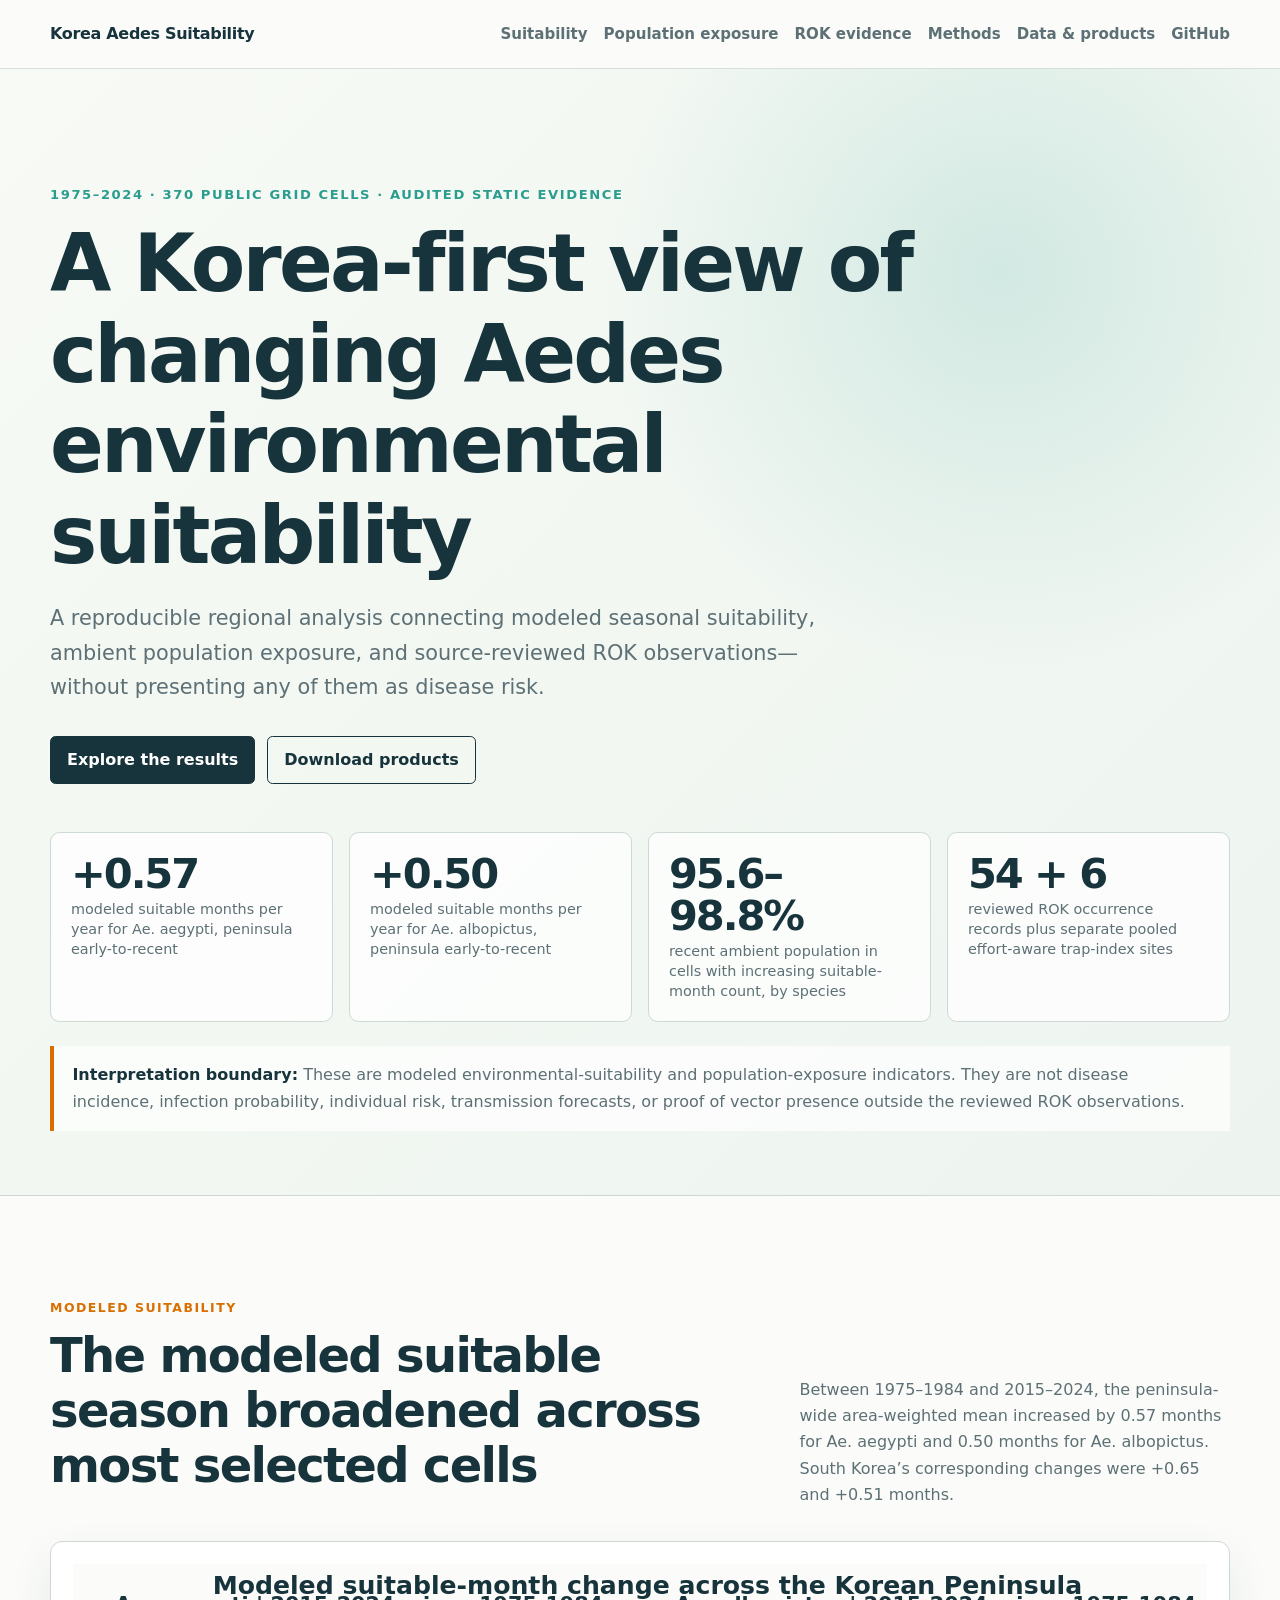
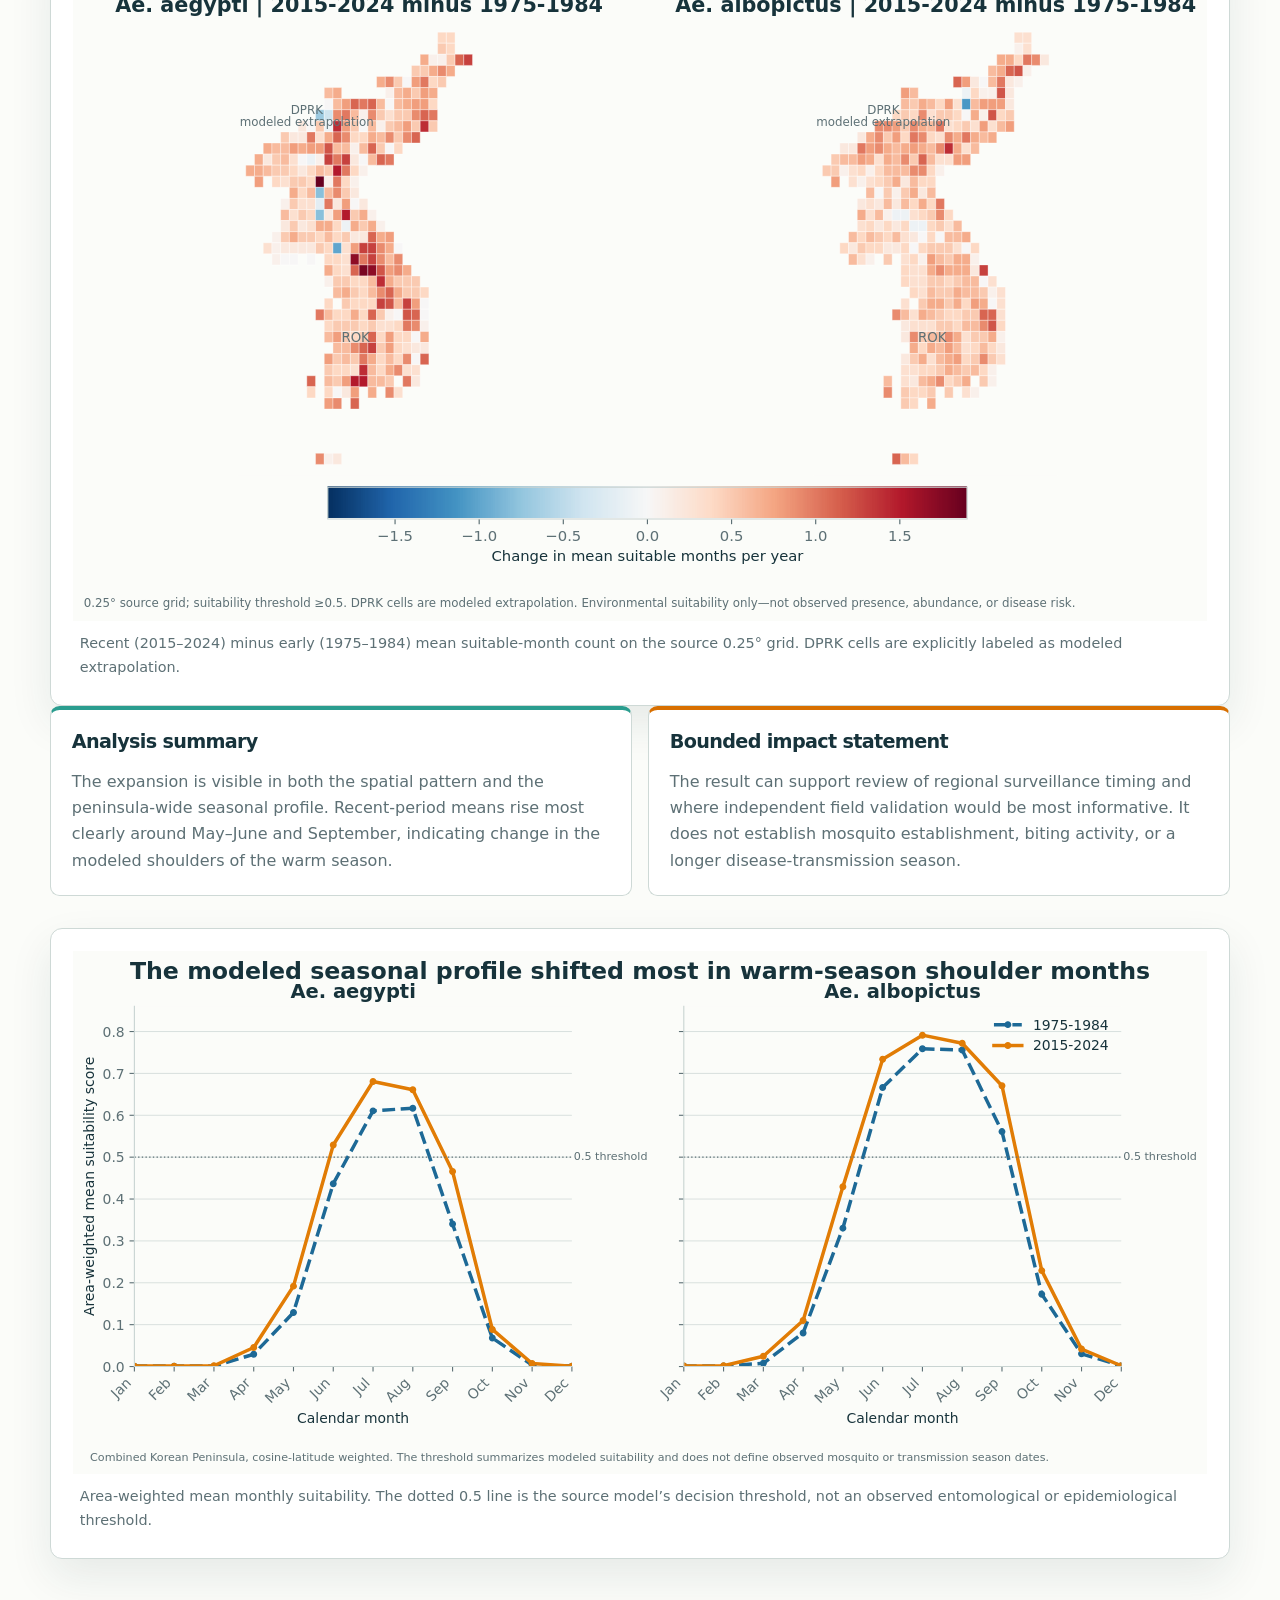
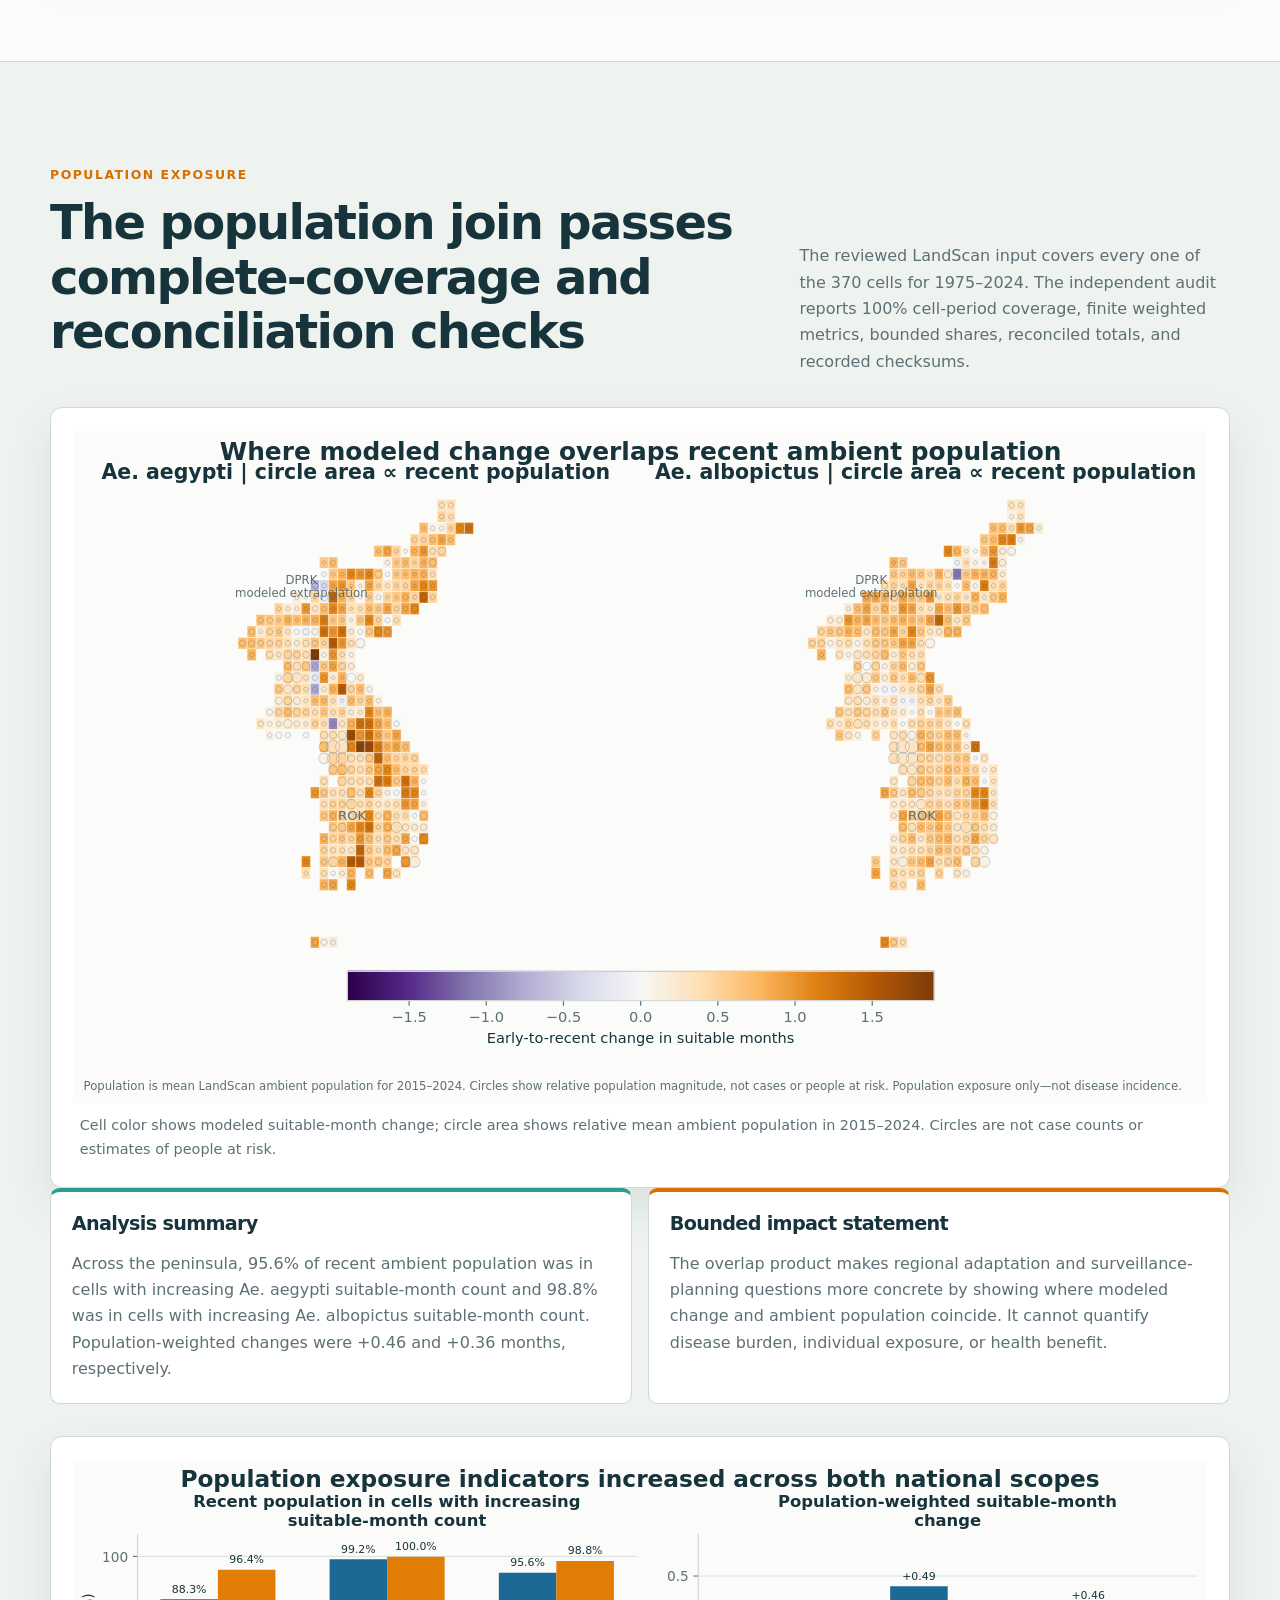
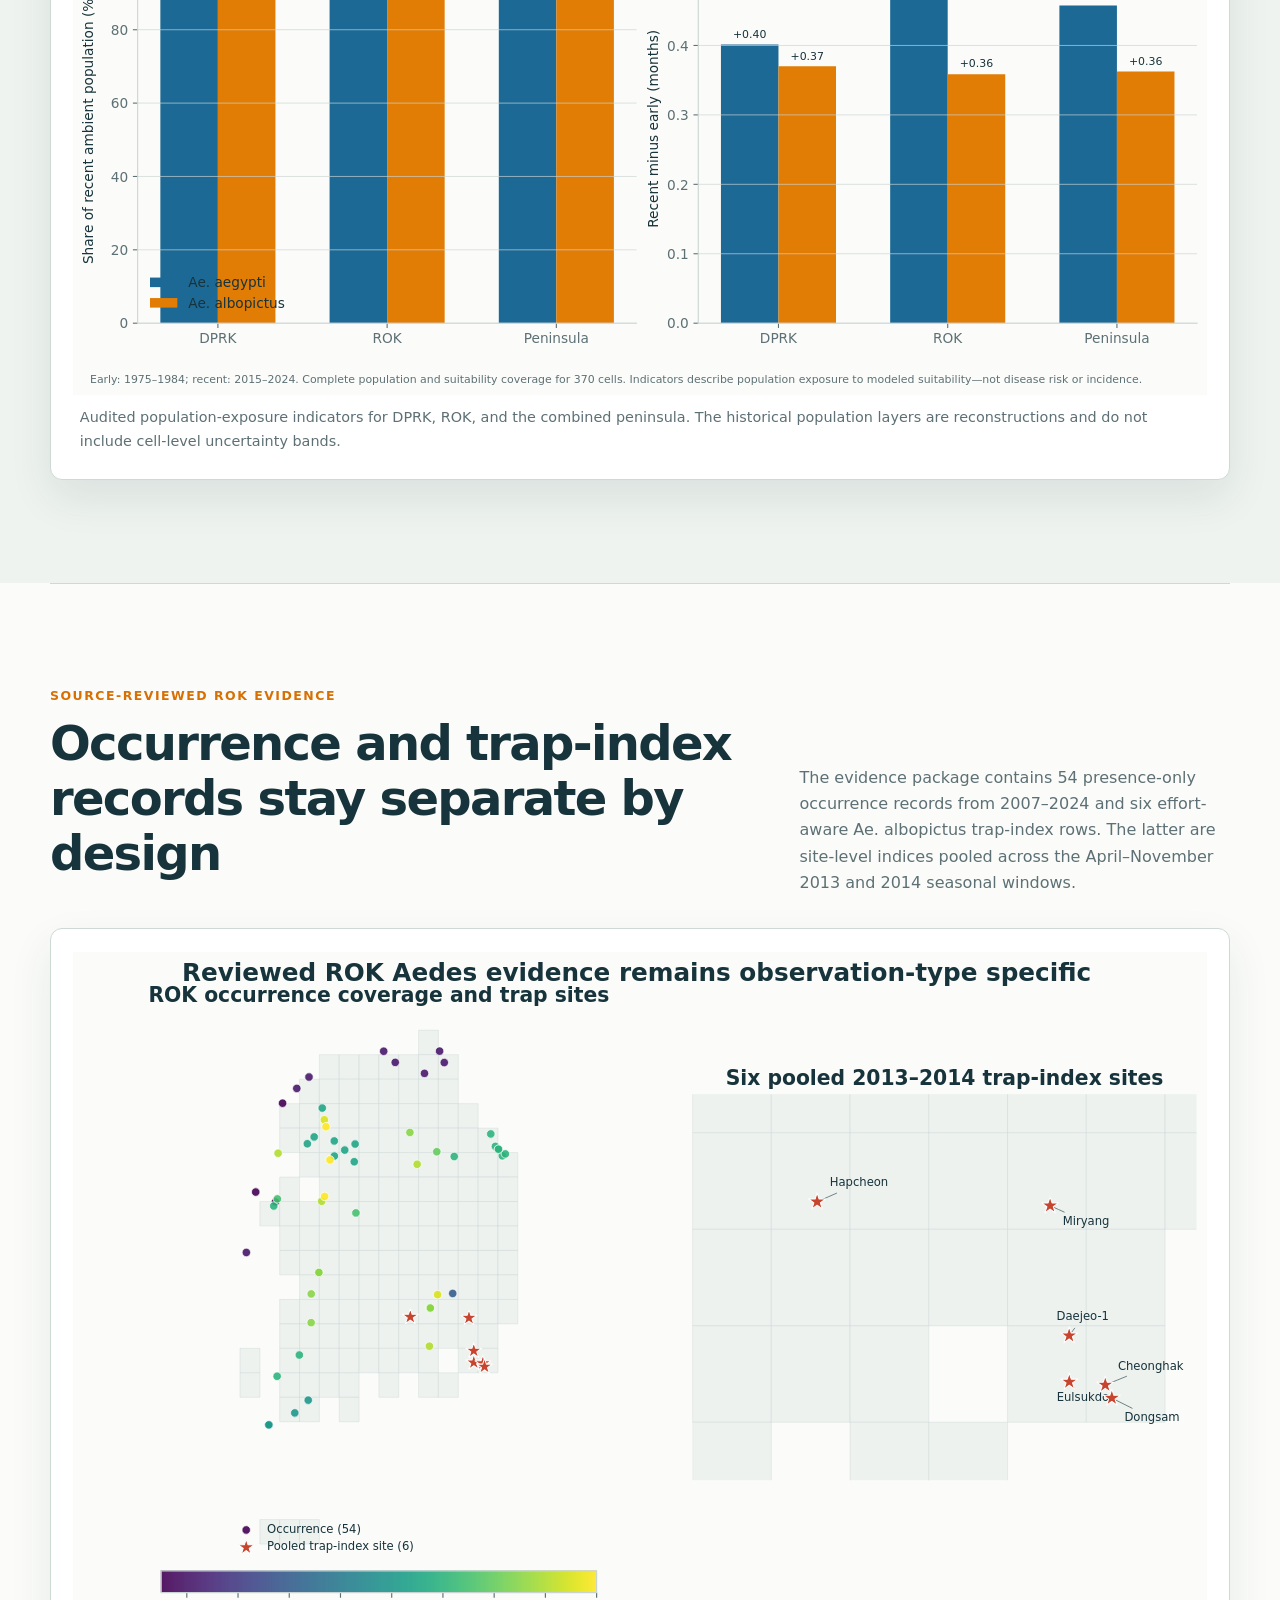
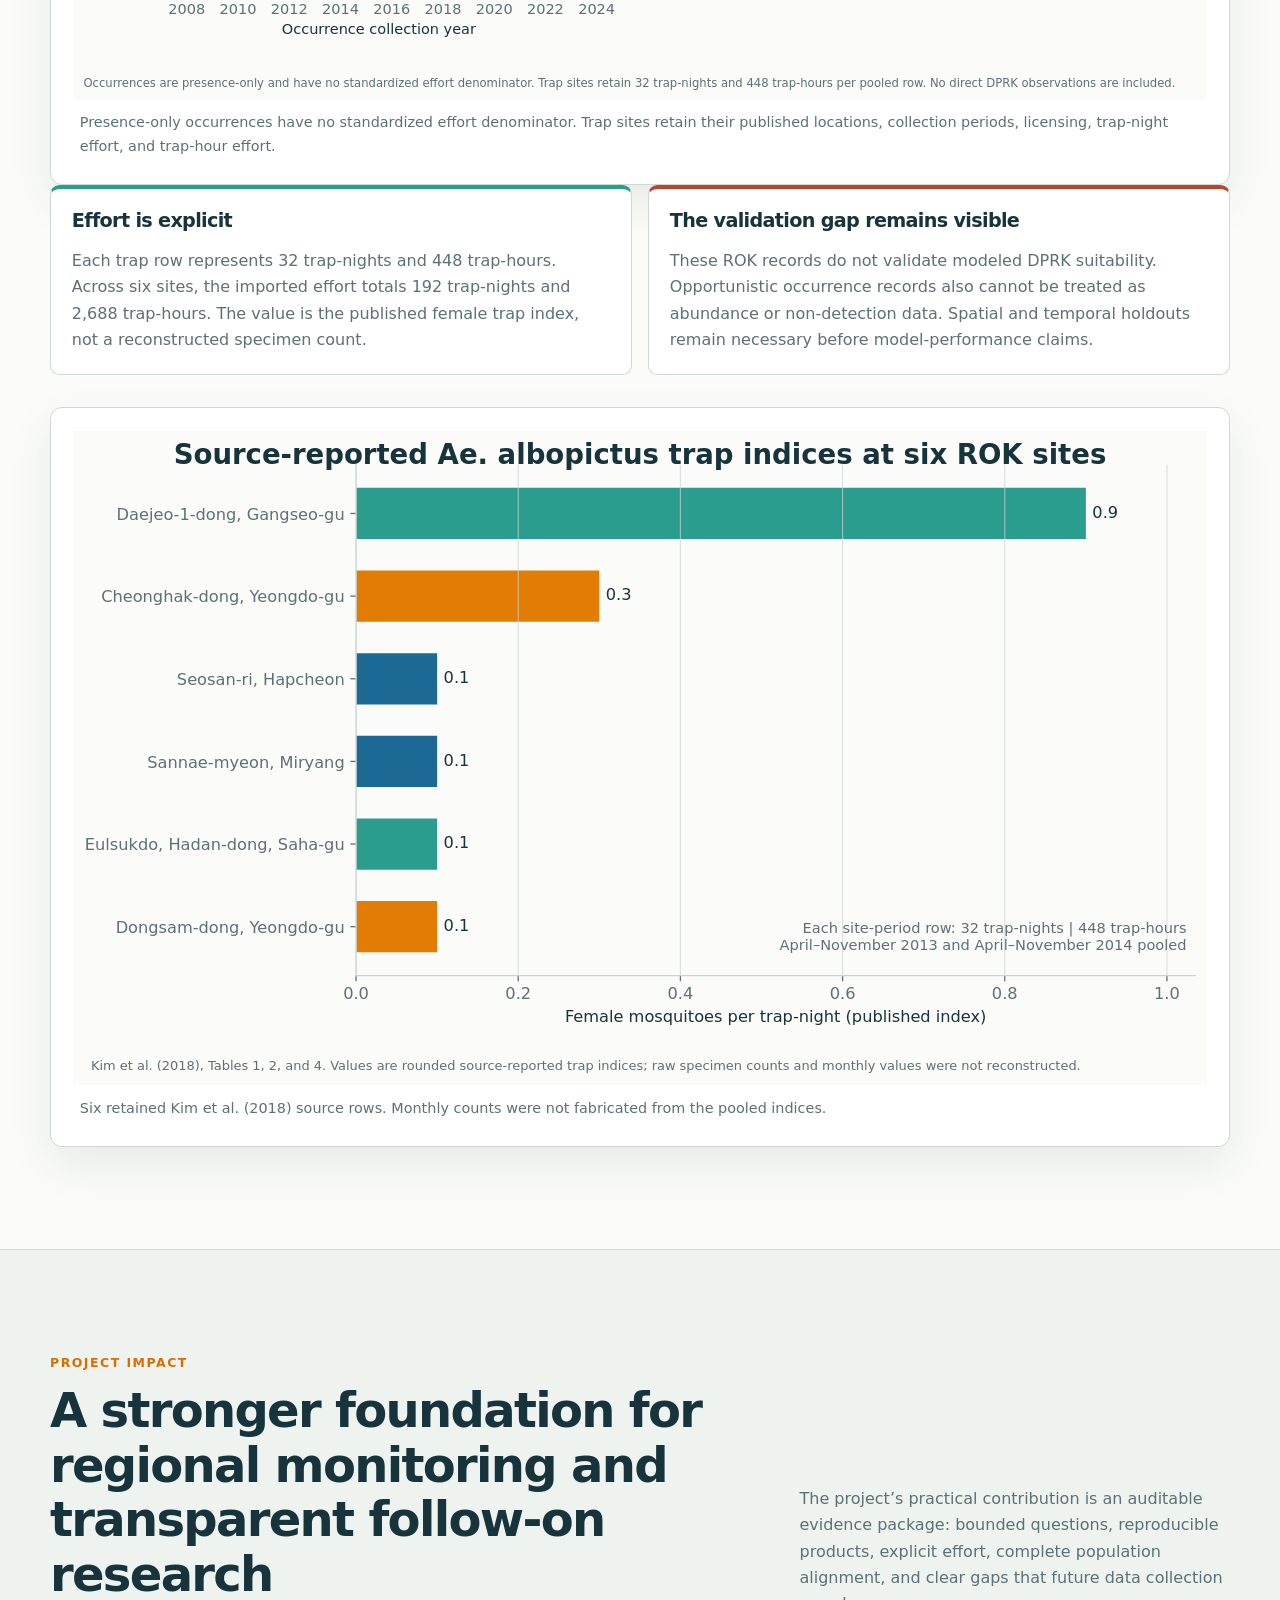
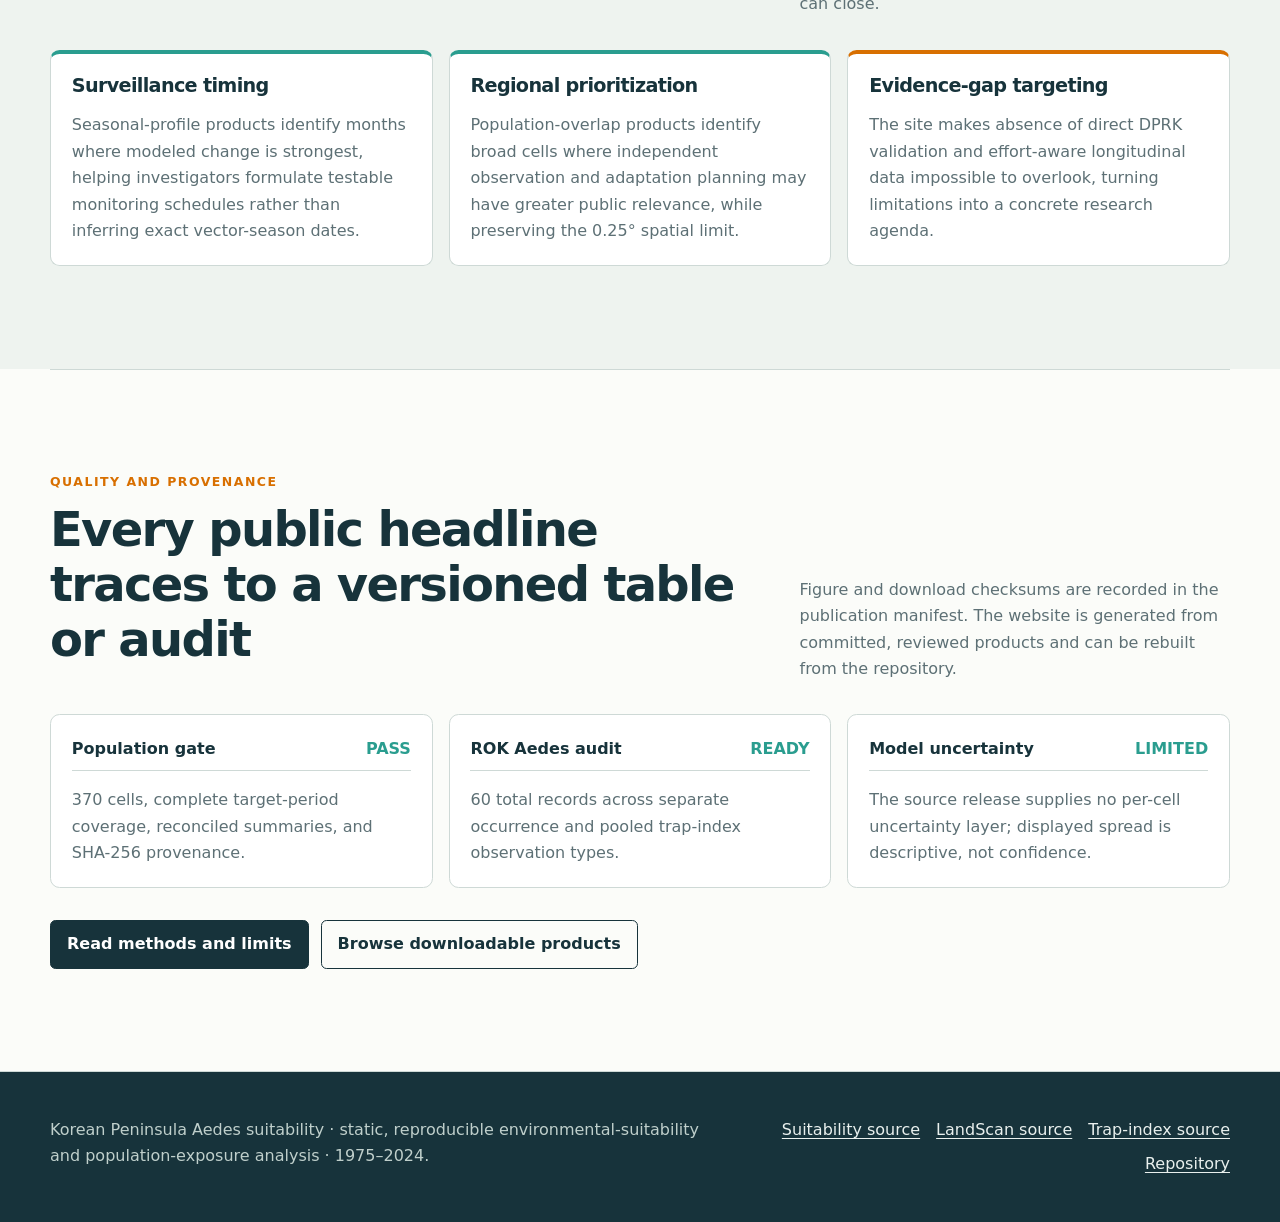
<file: docs/index.html>
<!doctype html>
<html lang="en">
<head>
  <meta charset="utf-8">
  <meta name="viewport" content="width=device-width, initial-scale=1">
  <meta name="description" content="Audited maps and analysis of modeled Aedes environmental suitability and population exposure across the Korean Peninsula, 1975–2024.">
  <meta name="theme-color" content="#17333b">
  <title>Korean Peninsula Aedes Suitability</title>
  <link rel="stylesheet" href="assets/styles.css">
</head>
<body>
  <a class="skip-link" href="#main">Skip to analysis</a>
  <header class="site-header">
    <div class="nav-shell">
      <a class="brand" href="index.html">Korea Aedes Suitability</a>
      <nav class="site-nav" aria-label="Primary navigation">
        <a href="#suitability">Suitability</a>
        <a href="#population">Population exposure</a>
        <a href="#evidence">ROK evidence</a>
        <a href="methods.html">Methods</a>
        <a href="data.html">Data &amp; products</a>
        <a href="https://github.com/stephenlewandowski/korean-peninsula-aedes-suitability">GitHub</a>
      </nav>
    </div>
  </header>

  <section class="hero" aria-labelledby="hero-title">
    <div class="hero-shell">
      <p class="eyebrow">1975–2024 · 370 public grid cells · audited static evidence</p>
      <h1 id="hero-title">A Korea-first view of changing Aedes environmental suitability</h1>
      <p class="hero-lead">A reproducible regional analysis connecting modeled seasonal suitability, ambient population exposure, and source-reviewed ROK observations—without presenting any of them as disease risk.</p>
      <div class="hero-actions">
        <a class="button" href="#results">Explore the results</a>
        <a class="button secondary" href="data.html">Download products</a>
      </div>

      <div class="metric-grid" id="results" aria-label="Headline results">
        <div class="metric">
          <span class="metric-value">+0.57</span>
          <span class="metric-label">modeled suitable months per year for <i>Ae. aegypti</i>, peninsula early-to-recent</span>
        </div>
        <div class="metric">
          <span class="metric-value">+0.50</span>
          <span class="metric-label">modeled suitable months per year for <i>Ae. albopictus</i>, peninsula early-to-recent</span>
        </div>
        <div class="metric">
          <span class="metric-value">95.6–98.8%</span>
          <span class="metric-label">recent ambient population in cells with increasing suitable-month count, by species</span>
        </div>
        <div class="metric">
          <span class="metric-value">54 + 6</span>
          <span class="metric-label">reviewed ROK occurrence records plus separate pooled effort-aware trap-index sites</span>
        </div>
      </div>

      <aside class="boundary" aria-label="Interpretation boundary">
        <strong>Interpretation boundary:</strong> These are modeled environmental-suitability and population-exposure indicators. They are not disease incidence, infection probability, individual risk, transmission forecasts, or proof of vector presence outside the reviewed ROK observations.
      </aside>
    </div>
  </section>

  <main id="main">
    <section class="section" id="suitability">
      <div class="section-heading">
        <div>
          <span class="kicker">Modeled suitability</span>
          <h2>The modeled suitable season broadened across most selected cells</h2>
        </div>
        <p>Between 1975–1984 and 2015–2024, the peninsula-wide area-weighted mean increased by 0.57 months for <i>Ae. aegypti</i> and 0.50 months for <i>Ae. albopictus</i>. South Korea’s corresponding changes were +0.65 and +0.51 months.</p>
      </div>

      <figure class="figure">
        <img src="assets/figures/suitability-change-map.svg" alt="Two gridded Korean Peninsula maps showing early-to-recent change in modeled suitable months for Aedes aegypti and Aedes albopictus. Most cells show increases, with a small number of decreases.">
        <figcaption>Recent (2015–2024) minus early (1975–1984) mean suitable-month count on the source 0.25° grid. DPRK cells are explicitly labeled as modeled extrapolation.</figcaption>
      </figure>

      <div class="two-up">
        <div class="statement accent">
          <h3>Analysis summary</h3>
          <p>The expansion is visible in both the spatial pattern and the peninsula-wide seasonal profile. Recent-period means rise most clearly around May–June and September, indicating change in the modeled shoulders of the warm season.</p>
        </div>
        <div class="statement warning">
          <h3>Bounded impact statement</h3>
          <p>The result can support review of regional surveillance timing and where independent field validation would be most informative. It does not establish mosquito establishment, biting activity, or a longer disease-transmission season.</p>
        </div>
      </div>

      <figure class="figure">
        <img src="assets/figures/seasonal-profile-shift.svg" alt="Two line charts comparing early and recent monthly area-weighted suitability for Aedes aegypti and Aedes albopictus across the Korean Peninsula.">
        <figcaption>Area-weighted mean monthly suitability. The dotted 0.5 line is the source model’s decision threshold, not an observed entomological or epidemiological threshold.</figcaption>
      </figure>
    </section>

    <section class="section soft" id="population">
      <div class="section-heading">
        <div>
          <span class="kicker">Population exposure</span>
          <h2>The population join passes complete-coverage and reconciliation checks</h2>
        </div>
        <p>The reviewed LandScan input covers every one of the 370 cells for 1975–2024. The independent audit reports 100% cell-period coverage, finite weighted metrics, bounded shares, reconciled totals, and recorded checksums.</p>
      </div>

      <figure class="figure">
        <img src="assets/figures/population-exposure-map.svg" alt="Two Korean Peninsula maps combining cell-level suitable-month change with proportional circles for recent mean ambient population, one map per Aedes species.">
        <figcaption>Cell color shows modeled suitable-month change; circle area shows relative mean ambient population in 2015–2024. Circles are not case counts or estimates of people at risk.</figcaption>
      </figure>

      <div class="two-up">
        <div class="statement accent">
          <h3>Analysis summary</h3>
          <p>Across the peninsula, 95.6% of recent ambient population was in cells with increasing <i>Ae. aegypti</i> suitable-month count and 98.8% was in cells with increasing <i>Ae. albopictus</i> suitable-month count. Population-weighted changes were +0.46 and +0.36 months, respectively.</p>
        </div>
        <div class="statement warning">
          <h3>Bounded impact statement</h3>
          <p>The overlap product makes regional adaptation and surveillance-planning questions more concrete by showing where modeled change and ambient population coincide. It cannot quantify disease burden, individual exposure, or health benefit.</p>
        </div>
      </div>

      <figure class="figure">
        <img src="assets/figures/population-exposure-summary.svg" alt="Grouped bar charts showing the share of recent ambient population in cells with increasing suitable months and population-weighted suitable-month changes for North Korea, South Korea, and the peninsula.">
        <figcaption>Audited population-exposure indicators for DPRK, ROK, and the combined peninsula. The historical population layers are reconstructions and do not include cell-level uncertainty bands.</figcaption>
      </figure>
    </section>

    <section class="section" id="evidence">
      <div class="section-heading">
        <div>
          <span class="kicker">Source-reviewed ROK evidence</span>
          <h2>Occurrence and trap-index records stay separate by design</h2>
        </div>
        <p>The evidence package contains 54 presence-only occurrence records from 2007–2024 and six effort-aware <i>Ae. albopictus</i> trap-index rows. The latter are site-level indices pooled across the April–November 2013 and 2014 seasonal windows.</p>
      </div>

      <figure class="figure">
        <img src="assets/figures/rok-aedes-evidence-map.svg" alt="Map of South Korea showing 54 presence-only Aedes occurrence points colored by year and six pooled trap-index sites, with an inset labeling the six trap sites.">
        <figcaption>Presence-only occurrences have no standardized effort denominator. Trap sites retain their published locations, collection periods, licensing, trap-night effort, and trap-hour effort.</figcaption>
      </figure>

      <div class="two-up">
        <div class="statement accent">
          <h3>Effort is explicit</h3>
          <p>Each trap row represents 32 trap-nights and 448 trap-hours. Across six sites, the imported effort totals 192 trap-nights and 2,688 trap-hours. The value is the published female trap index, not a reconstructed specimen count.</p>
        </div>
        <div class="statement limit">
          <h3>The validation gap remains visible</h3>
          <p>These ROK records do not validate modeled DPRK suitability. Opportunistic occurrence records also cannot be treated as abundance or non-detection data. Spatial and temporal holdouts remain necessary before model-performance claims.</p>
        </div>
      </div>

      <figure class="figure">
        <img src="assets/figures/pooled-trap-indices.svg" alt="Horizontal bars showing source-reported female Aedes albopictus trap indices at six South Korean sites. Values range from 0.1 to 0.9 mosquitoes per trap-night.">
        <figcaption>Six retained Kim et al. (2018) source rows. Monthly counts were not fabricated from the pooled indices.</figcaption>
      </figure>
    </section>

    <section class="section soft" id="impact">
      <div class="section-heading">
        <div>
          <span class="kicker">Project impact</span>
          <h2>A stronger foundation for regional monitoring and transparent follow-on research</h2>
        </div>
        <p>The project’s practical contribution is an auditable evidence package: bounded questions, reproducible products, explicit effort, complete population alignment, and clear gaps that future data collection can close.</p>
      </div>
      <div class="three-up">
        <article class="statement accent">
          <h3>Surveillance timing</h3>
          <p>Seasonal-profile products identify months where modeled change is strongest, helping investigators formulate testable monitoring schedules rather than inferring exact vector-season dates.</p>
        </article>
        <article class="statement accent">
          <h3>Regional prioritization</h3>
          <p>Population-overlap products identify broad cells where independent observation and adaptation planning may have greater public relevance, while preserving the 0.25° spatial limit.</p>
        </article>
        <article class="statement warning">
          <h3>Evidence-gap targeting</h3>
          <p>The site makes absence of direct DPRK validation and effort-aware longitudinal data impossible to overlook, turning limitations into a concrete research agenda.</p>
        </article>
      </div>
    </section>

    <section class="section" id="quality">
      <div class="section-heading">
        <div>
          <span class="kicker">Quality and provenance</span>
          <h2>Every public headline traces to a versioned table or audit</h2>
        </div>
        <p>Figure and download checksums are recorded in the publication manifest. The website is generated from committed, reviewed products and can be rebuilt from the repository.</p>
      </div>
      <div class="three-up">
        <article class="status-card">
          <div class="status-row"><strong>Population gate</strong><span class="status-value">PASS</span></div>
          <p>370 cells, complete target-period coverage, reconciled summaries, and SHA-256 provenance.</p>
        </article>
        <article class="status-card">
          <div class="status-row"><strong>ROK Aedes audit</strong><span class="status-value">READY</span></div>
          <p>60 total records across separate occurrence and pooled trap-index observation types.</p>
        </article>
        <article class="status-card">
          <div class="status-row"><strong>Model uncertainty</strong><span class="status-value">LIMITED</span></div>
          <p>The source release supplies no per-cell uncertainty layer; displayed spread is descriptive, not confidence.</p>
        </article>
      </div>
      <div class="hero-actions">
        <a class="button" href="methods.html">Read methods and limits</a>
        <a class="button secondary" href="data.html">Browse downloadable products</a>
      </div>
    </section>
  </main>

  <footer class="site-footer">
    <div class="footer-shell">
      <p>Korean Peninsula Aedes suitability · static, reproducible environmental-suitability and population-exposure analysis · 1975–2024.</p>
      <div class="footer-links">
        <a href="https://zenodo.org/records/21924442">Suitability source</a>
        <a href="https://doi.org/10.48690/lsm/zew2-1n91">LandScan source</a>
        <a href="https://doi.org/10.1111/1748-5967.12314">Trap-index source</a>
        <a href="https://github.com/stephenlewandowski/korean-peninsula-aedes-suitability">Repository</a>
      </div>
    </div>
  </footer>
</body>
</html>
</file>
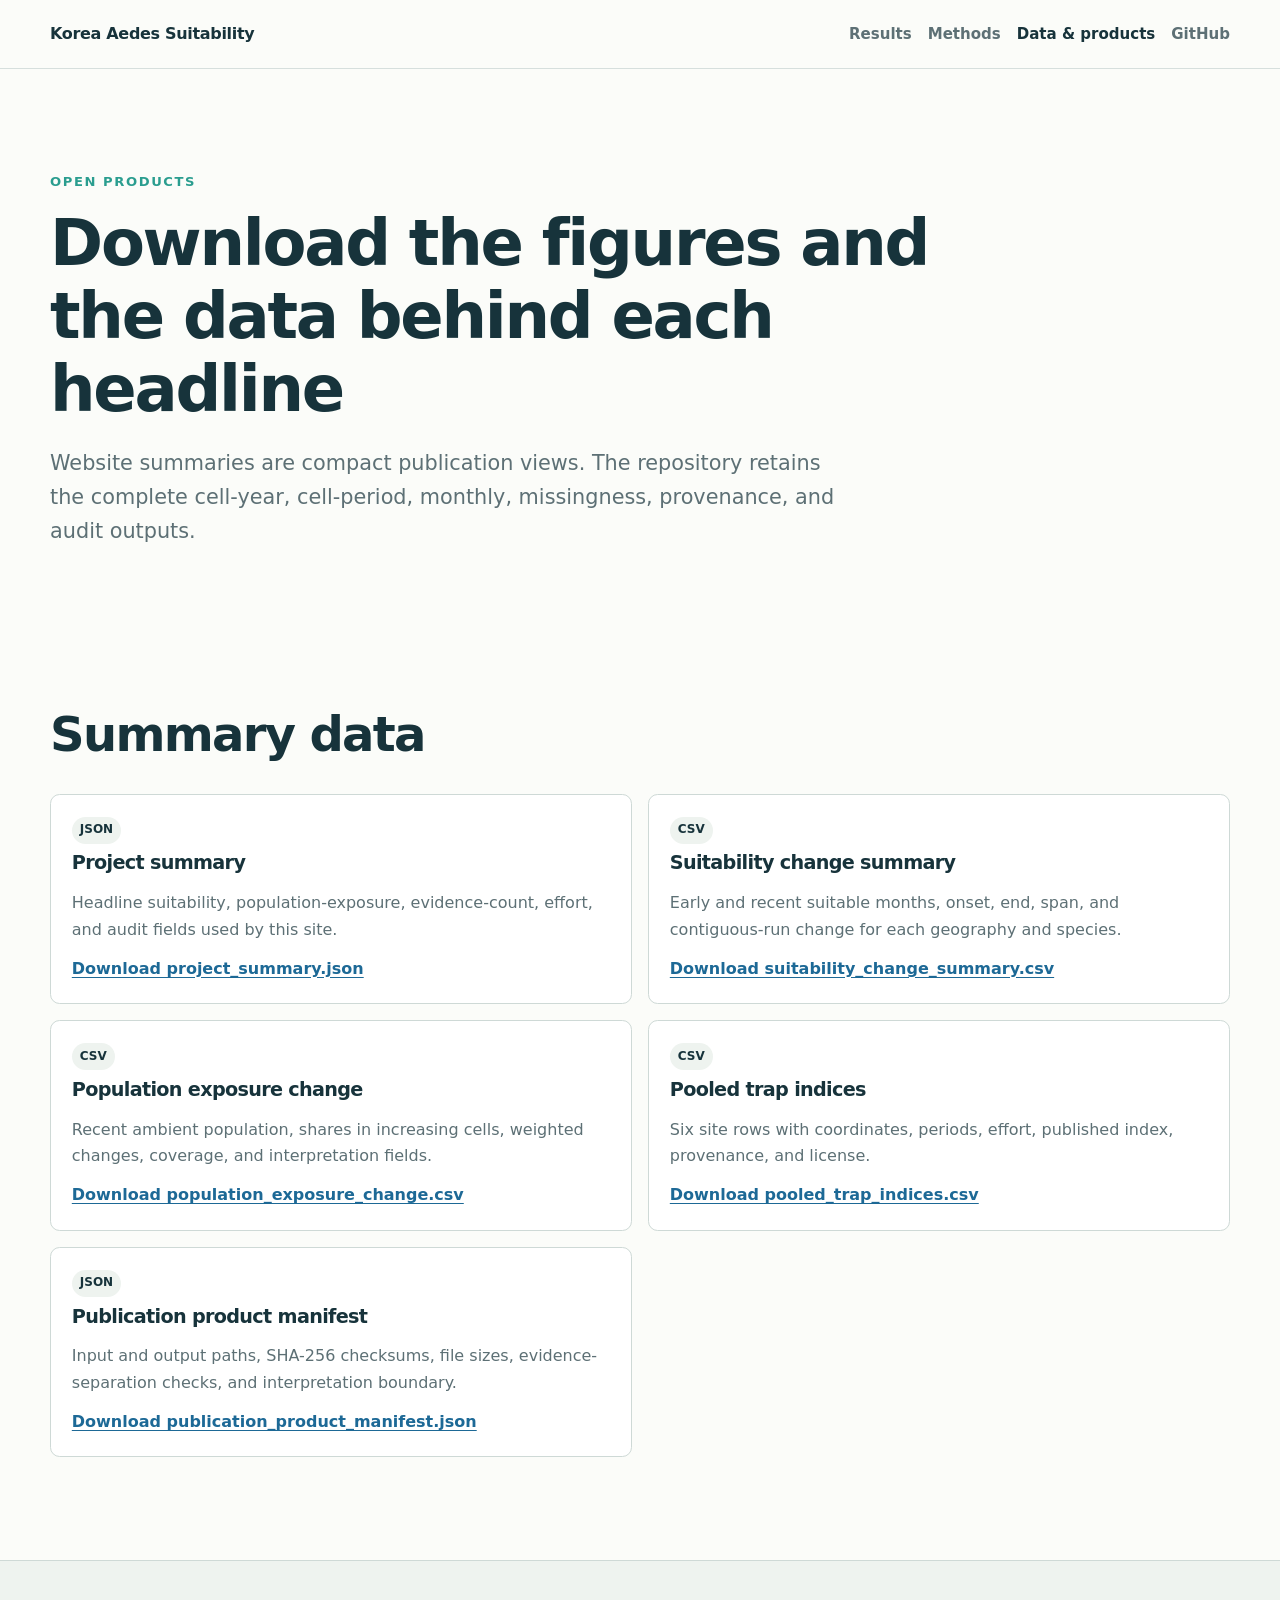
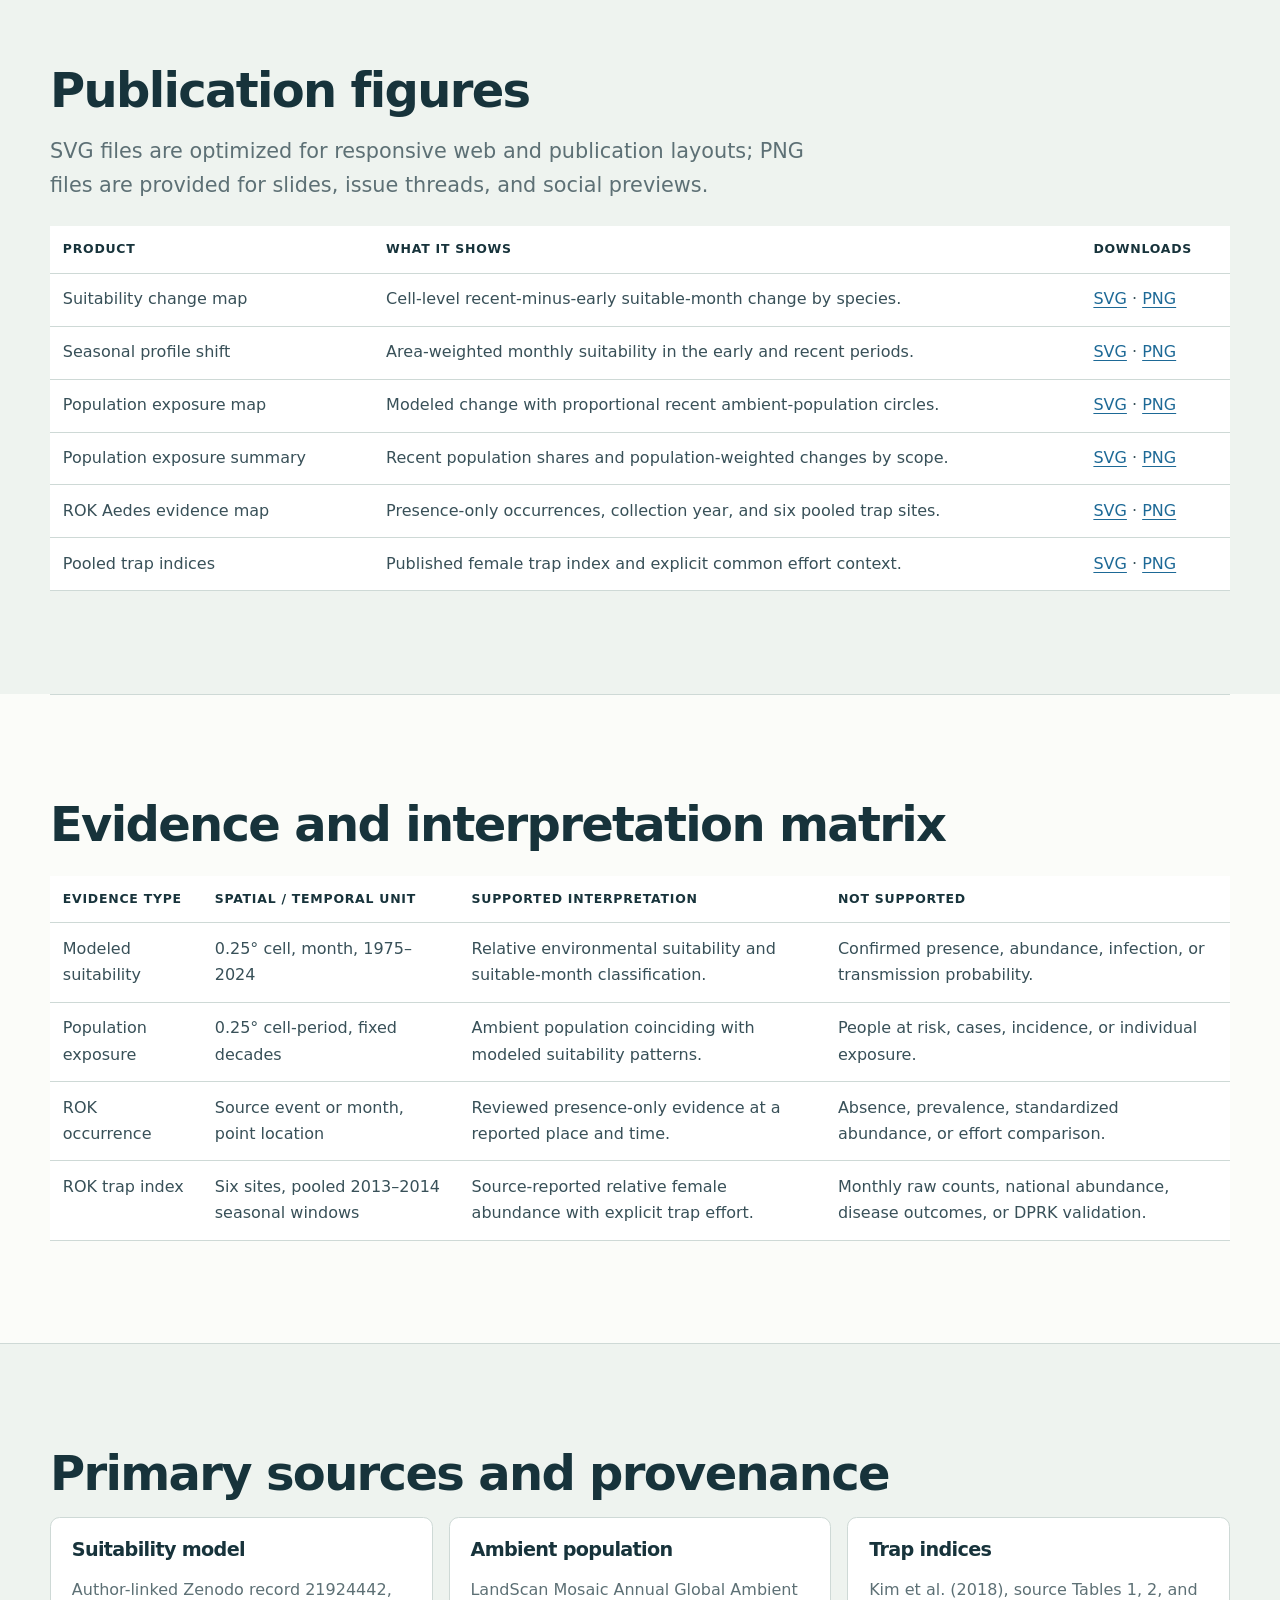
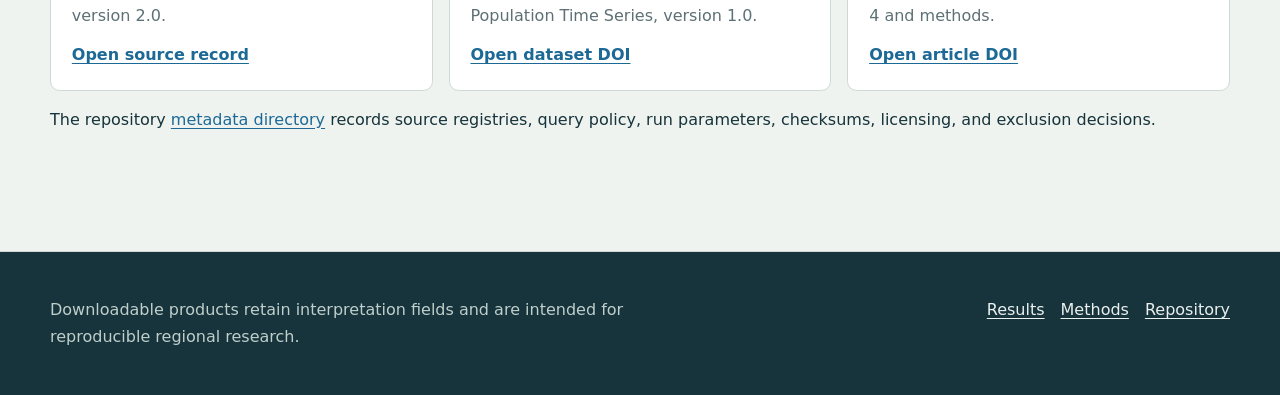
<file: docs/data.html>
<!doctype html>
<html lang="en">
<head>
  <meta charset="utf-8">
  <meta name="viewport" content="width=device-width, initial-scale=1">
  <meta name="description" content="Download figures, summary tables, and provenance records for the Korean Peninsula Aedes suitability project.">
  <meta name="theme-color" content="#17333b">
  <title>Data &amp; products · Korean Peninsula Aedes Suitability</title>
  <link rel="stylesheet" href="assets/styles.css">
</head>
<body>
  <a class="skip-link" href="#main">Skip to downloads</a>
  <header class="site-header">
    <div class="nav-shell">
      <a class="brand" href="index.html">Korea Aedes Suitability</a>
      <nav class="site-nav" aria-label="Primary navigation">
        <a href="index.html">Results</a>
        <a href="methods.html">Methods</a>
        <a href="data.html" aria-current="page">Data &amp; products</a>
        <a href="https://github.com/stephenlewandowski/korean-peninsula-aedes-suitability">GitHub</a>
      </nav>
    </div>
  </header>

  <main id="main">
    <header class="page-hero">
      <p class="eyebrow">Open products</p>
      <h1>Download the figures and the data behind each headline</h1>
      <p class="page-lead">Website summaries are compact publication views. The repository retains the complete cell-year, cell-period, monthly, missingness, provenance, and audit outputs.</p>
    </header>

    <section class="section">
      <h2>Summary data</h2>
      <div class="download-list">
        <article class="product-card">
          <span class="tag">JSON</span>
          <h3>Project summary</h3>
          <p>Headline suitability, population-exposure, evidence-count, effort, and audit fields used by this site.</p>
          <a class="download-link" href="assets/data/project_summary.json" download>Download project_summary.json</a>
        </article>
        <article class="product-card">
          <span class="tag">CSV</span>
          <h3>Suitability change summary</h3>
          <p>Early and recent suitable months, onset, end, span, and contiguous-run change for each geography and species.</p>
          <a class="download-link" href="assets/data/suitability_change_summary.csv" download>Download suitability_change_summary.csv</a>
        </article>
        <article class="product-card">
          <span class="tag">CSV</span>
          <h3>Population exposure change</h3>
          <p>Recent ambient population, shares in increasing cells, weighted changes, coverage, and interpretation fields.</p>
          <a class="download-link" href="assets/data/population_exposure_change.csv" download>Download population_exposure_change.csv</a>
        </article>
        <article class="product-card">
          <span class="tag">CSV</span>
          <h3>Pooled trap indices</h3>
          <p>Six site rows with coordinates, periods, effort, published index, provenance, and license.</p>
          <a class="download-link" href="assets/data/pooled_trap_indices.csv" download>Download pooled_trap_indices.csv</a>
        </article>
        <article class="product-card">
          <span class="tag">JSON</span>
          <h3>Publication product manifest</h3>
          <p>Input and output paths, SHA-256 checksums, file sizes, evidence-separation checks, and interpretation boundary.</p>
          <a class="download-link" href="assets/data/publication_product_manifest.json" download>Download publication_product_manifest.json</a>
        </article>
      </div>
    </section>

    <section class="section soft">
      <h2>Publication figures</h2>
      <p class="page-lead">SVG files are optimized for responsive web and publication layouts; PNG files are provided for slides, issue threads, and social previews.</p>
      <div class="data-table-wrap">
        <table>
          <thead>
            <tr><th>Product</th><th>What it shows</th><th>Downloads</th></tr>
          </thead>
          <tbody>
            <tr><td>Suitability change map</td><td>Cell-level recent-minus-early suitable-month change by species.</td><td><a href="assets/figures/suitability-change-map.svg" download>SVG</a> · <a href="assets/figures/suitability-change-map.png" download>PNG</a></td></tr>
            <tr><td>Seasonal profile shift</td><td>Area-weighted monthly suitability in the early and recent periods.</td><td><a href="assets/figures/seasonal-profile-shift.svg" download>SVG</a> · <a href="assets/figures/seasonal-profile-shift.png" download>PNG</a></td></tr>
            <tr><td>Population exposure map</td><td>Modeled change with proportional recent ambient-population circles.</td><td><a href="assets/figures/population-exposure-map.svg" download>SVG</a> · <a href="assets/figures/population-exposure-map.png" download>PNG</a></td></tr>
            <tr><td>Population exposure summary</td><td>Recent population shares and population-weighted changes by scope.</td><td><a href="assets/figures/population-exposure-summary.svg" download>SVG</a> · <a href="assets/figures/population-exposure-summary.png" download>PNG</a></td></tr>
            <tr><td>ROK Aedes evidence map</td><td>Presence-only occurrences, collection year, and six pooled trap sites.</td><td><a href="assets/figures/rok-aedes-evidence-map.svg" download>SVG</a> · <a href="assets/figures/rok-aedes-evidence-map.png" download>PNG</a></td></tr>
            <tr><td>Pooled trap indices</td><td>Published female trap index and explicit common effort context.</td><td><a href="assets/figures/pooled-trap-indices.svg" download>SVG</a> · <a href="assets/figures/pooled-trap-indices.png" download>PNG</a></td></tr>
          </tbody>
        </table>
      </div>
    </section>

    <section class="section">
      <h2>Evidence and interpretation matrix</h2>
      <div class="data-table-wrap">
        <table>
          <thead>
            <tr><th>Evidence type</th><th>Spatial / temporal unit</th><th>Supported interpretation</th><th>Not supported</th></tr>
          </thead>
          <tbody>
            <tr><td>Modeled suitability</td><td>0.25° cell, month, 1975–2024</td><td>Relative environmental suitability and suitable-month classification.</td><td>Confirmed presence, abundance, infection, or transmission probability.</td></tr>
            <tr><td>Population exposure</td><td>0.25° cell-period, fixed decades</td><td>Ambient population coinciding with modeled suitability patterns.</td><td>People at risk, cases, incidence, or individual exposure.</td></tr>
            <tr><td>ROK occurrence</td><td>Source event or month, point location</td><td>Reviewed presence-only evidence at a reported place and time.</td><td>Absence, prevalence, standardized abundance, or effort comparison.</td></tr>
            <tr><td>ROK trap index</td><td>Six sites, pooled 2013–2014 seasonal windows</td><td>Source-reported relative female abundance with explicit trap effort.</td><td>Monthly raw counts, national abundance, disease outcomes, or DPRK validation.</td></tr>
          </tbody>
        </table>
      </div>
    </section>

    <section class="section soft">
      <h2>Primary sources and provenance</h2>
      <div class="three-up">
        <article class="product-card">
          <h3>Suitability model</h3>
          <p>Author-linked Zenodo record 21924442, version 2.0.</p>
          <a class="download-link" href="https://zenodo.org/records/21924442">Open source record</a>
        </article>
        <article class="product-card">
          <h3>Ambient population</h3>
          <p>LandScan Mosaic Annual Global Ambient Population Time Series, version 1.0.</p>
          <a class="download-link" href="https://doi.org/10.48690/lsm/zew2-1n91">Open dataset DOI</a>
        </article>
        <article class="product-card">
          <h3>Trap indices</h3>
          <p>Kim et al. (2018), source Tables 1, 2, and 4 and methods.</p>
          <a class="download-link" href="https://doi.org/10.1111/1748-5967.12314">Open article DOI</a>
        </article>
      </div>
      <p>The repository <a href="https://github.com/stephenlewandowski/korean-peninsula-aedes-suitability/tree/main/metadata">metadata directory</a> records source registries, query policy, run parameters, checksums, licensing, and exclusion decisions.</p>
    </section>
  </main>

  <footer class="site-footer">
    <div class="footer-shell">
      <p>Downloadable products retain interpretation fields and are intended for reproducible regional research.</p>
      <div class="footer-links">
        <a href="index.html">Results</a>
        <a href="methods.html">Methods</a>
        <a href="https://github.com/stephenlewandowski/korean-peninsula-aedes-suitability">Repository</a>
      </div>
    </div>
  </footer>
</body>
</html>
</file>
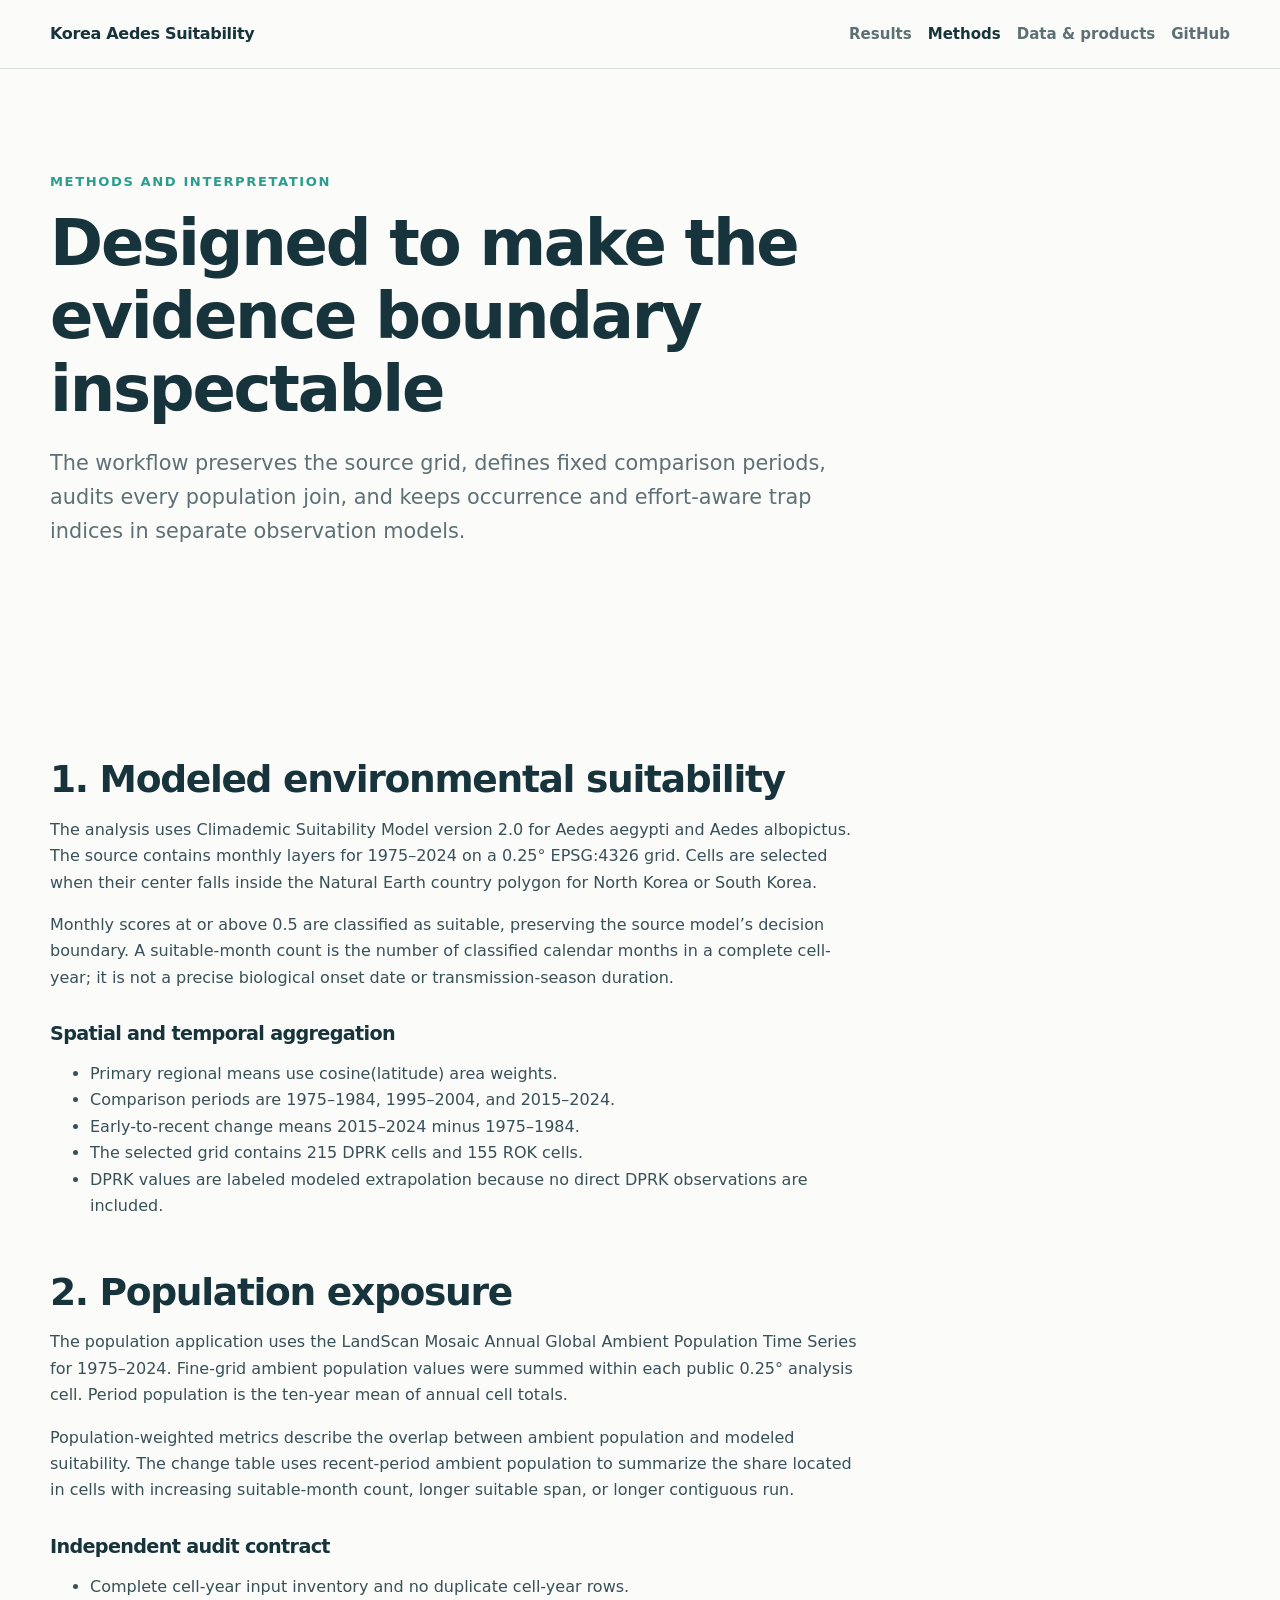
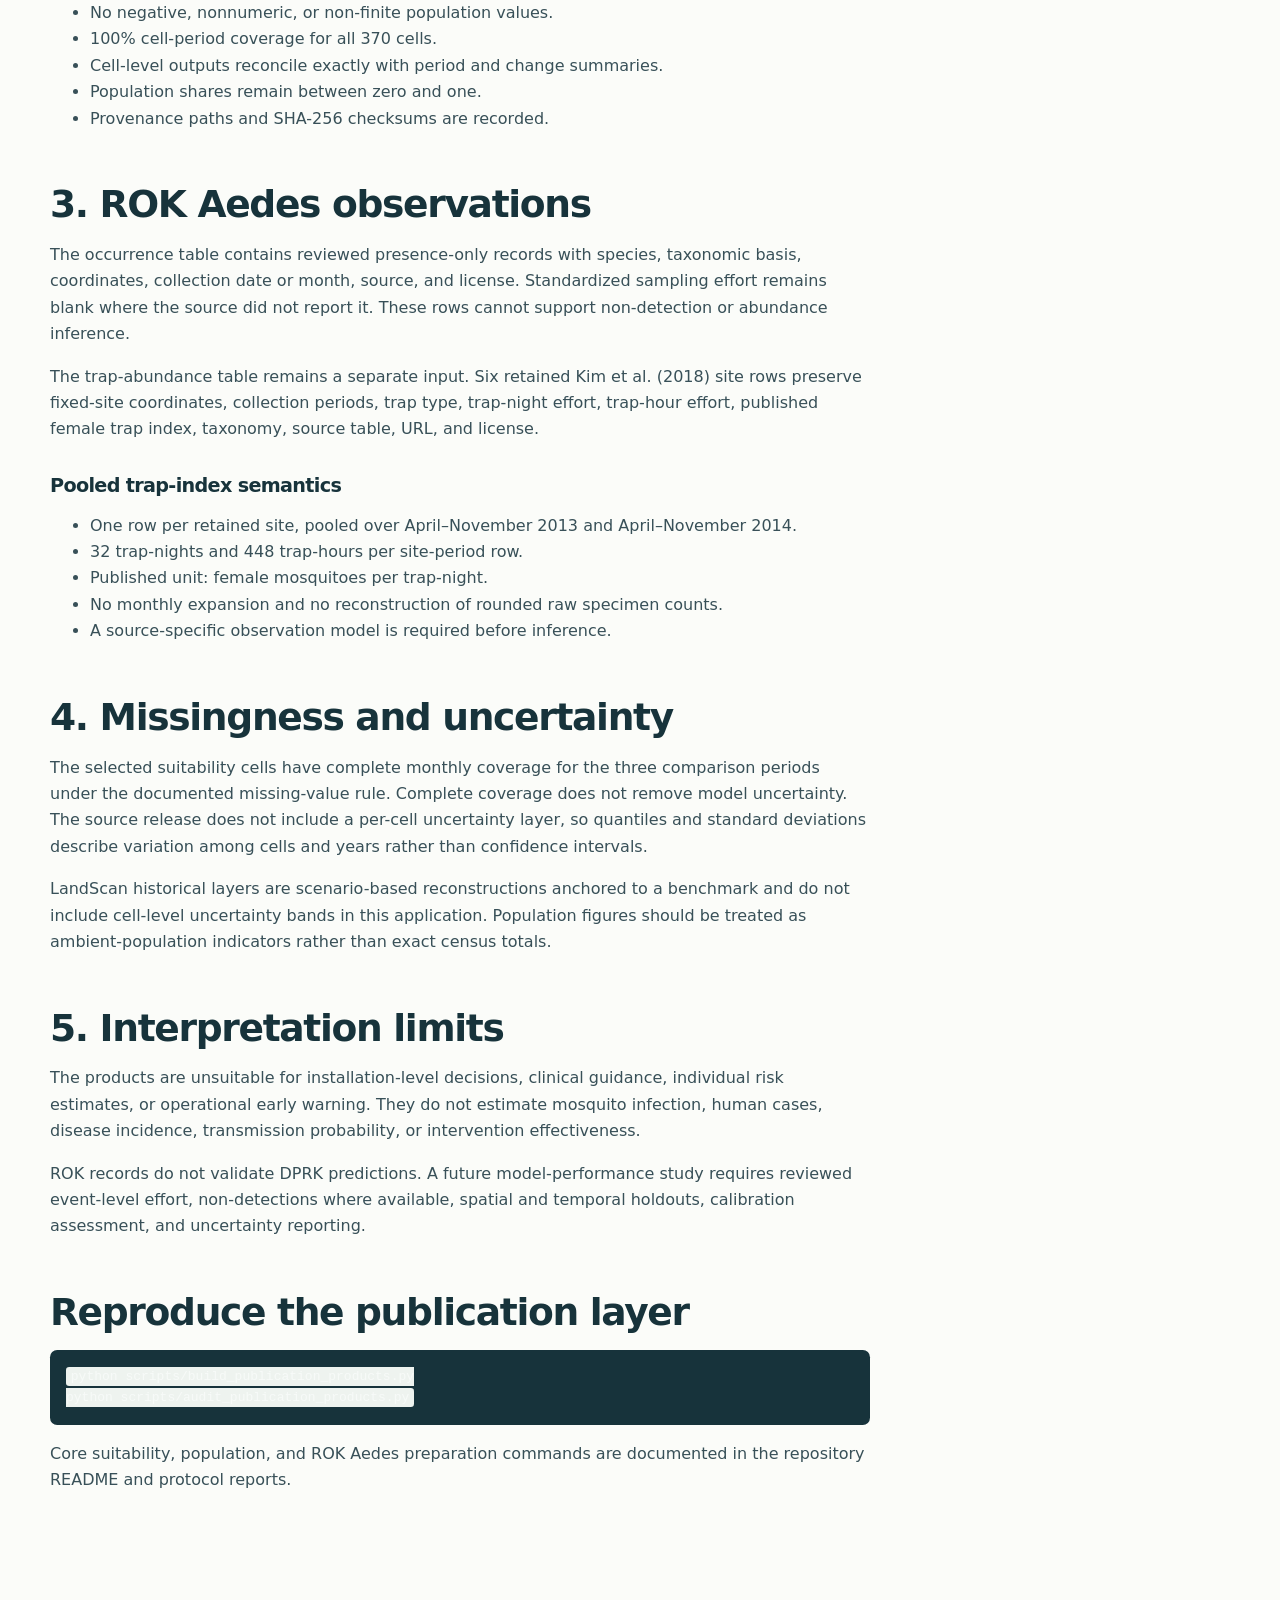
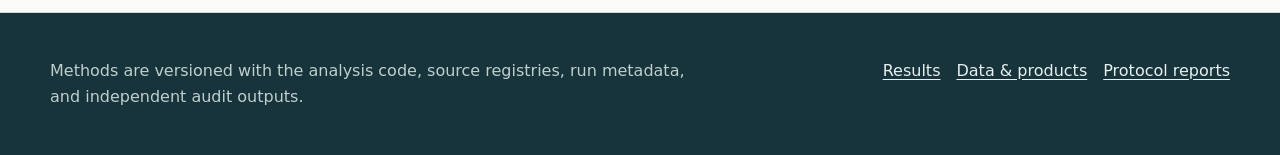
<file: docs/methods.html>
<!doctype html>
<html lang="en">
<head>
  <meta charset="utf-8">
  <meta name="viewport" content="width=device-width, initial-scale=1">
  <meta name="description" content="Methods, quality controls, and interpretation boundaries for the Korean Peninsula Aedes suitability project.">
  <meta name="theme-color" content="#17333b">
  <title>Methods · Korean Peninsula Aedes Suitability</title>
  <link rel="stylesheet" href="assets/styles.css">
</head>
<body>
  <a class="skip-link" href="#main">Skip to methods</a>
  <header class="site-header">
    <div class="nav-shell">
      <a class="brand" href="index.html">Korea Aedes Suitability</a>
      <nav class="site-nav" aria-label="Primary navigation">
        <a href="index.html">Results</a>
        <a href="methods.html" aria-current="page">Methods</a>
        <a href="data.html">Data &amp; products</a>
        <a href="https://github.com/stephenlewandowski/korean-peninsula-aedes-suitability">GitHub</a>
      </nav>
    </div>
  </header>

  <main id="main">
    <header class="page-hero">
      <p class="eyebrow">Methods and interpretation</p>
      <h1>Designed to make the evidence boundary inspectable</h1>
      <p class="page-lead">The workflow preserves the source grid, defines fixed comparison periods, audits every population join, and keeps occurrence and effort-aware trap indices in separate observation models.</p>
    </header>

    <section class="section">
      <article class="prose">
        <h2>1. Modeled environmental suitability</h2>
        <p>The analysis uses Climademic Suitability Model version 2.0 for <i>Aedes aegypti</i> and <i>Aedes albopictus</i>. The source contains monthly layers for 1975–2024 on a 0.25° EPSG:4326 grid. Cells are selected when their center falls inside the Natural Earth country polygon for North Korea or South Korea.</p>
        <p>Monthly scores at or above 0.5 are classified as suitable, preserving the source model’s decision boundary. A suitable-month count is the number of classified calendar months in a complete cell-year; it is not a precise biological onset date or transmission-season duration.</p>

        <h3>Spatial and temporal aggregation</h3>
        <ul>
          <li>Primary regional means use cosine(latitude) area weights.</li>
          <li>Comparison periods are 1975–1984, 1995–2004, and 2015–2024.</li>
          <li>Early-to-recent change means 2015–2024 minus 1975–1984.</li>
          <li>The selected grid contains 215 DPRK cells and 155 ROK cells.</li>
          <li>DPRK values are labeled modeled extrapolation because no direct DPRK observations are included.</li>
        </ul>

        <h2>2. Population exposure</h2>
        <p>The population application uses the LandScan Mosaic Annual Global Ambient Population Time Series for 1975–2024. Fine-grid ambient population values were summed within each public 0.25° analysis cell. Period population is the ten-year mean of annual cell totals.</p>
        <p>Population-weighted metrics describe the overlap between ambient population and modeled suitability. The change table uses recent-period ambient population to summarize the share located in cells with increasing suitable-month count, longer suitable span, or longer contiguous run.</p>

        <h3>Independent audit contract</h3>
        <ul>
          <li>Complete cell-year input inventory and no duplicate cell-year rows.</li>
          <li>No negative, nonnumeric, or non-finite population values.</li>
          <li>100% cell-period coverage for all 370 cells.</li>
          <li>Cell-level outputs reconcile exactly with period and change summaries.</li>
          <li>Population shares remain between zero and one.</li>
          <li>Provenance paths and SHA-256 checksums are recorded.</li>
        </ul>

        <h2>3. ROK Aedes observations</h2>
        <p>The occurrence table contains reviewed presence-only records with species, taxonomic basis, coordinates, collection date or month, source, and license. Standardized sampling effort remains blank where the source did not report it. These rows cannot support non-detection or abundance inference.</p>
        <p>The trap-abundance table remains a separate input. Six retained Kim et al. (2018) site rows preserve fixed-site coordinates, collection periods, trap type, trap-night effort, trap-hour effort, published female trap index, taxonomy, source table, URL, and license.</p>

        <h3>Pooled trap-index semantics</h3>
        <ul>
          <li>One row per retained site, pooled over April–November 2013 and April–November 2014.</li>
          <li>32 trap-nights and 448 trap-hours per site-period row.</li>
          <li>Published unit: female mosquitoes per trap-night.</li>
          <li>No monthly expansion and no reconstruction of rounded raw specimen counts.</li>
          <li>A source-specific observation model is required before inference.</li>
        </ul>

        <h2>4. Missingness and uncertainty</h2>
        <p>The selected suitability cells have complete monthly coverage for the three comparison periods under the documented missing-value rule. Complete coverage does not remove model uncertainty. The source release does not include a per-cell uncertainty layer, so quantiles and standard deviations describe variation among cells and years rather than confidence intervals.</p>
        <p>LandScan historical layers are scenario-based reconstructions anchored to a benchmark and do not include cell-level uncertainty bands in this application. Population figures should be treated as ambient-population indicators rather than exact census totals.</p>

        <h2>5. Interpretation limits</h2>
        <p>The products are unsuitable for installation-level decisions, clinical guidance, individual risk estimates, or operational early warning. They do not estimate mosquito infection, human cases, disease incidence, transmission probability, or intervention effectiveness.</p>
        <p>ROK records do not validate DPRK predictions. A future model-performance study requires reviewed event-level effort, non-detections where available, spatial and temporal holdouts, calibration assessment, and uncertainty reporting.</p>

        <h2>Reproduce the publication layer</h2>
        <pre><code>python scripts/build_publication_products.py
python scripts/audit_publication_products.py</code></pre>
        <p>Core suitability, population, and ROK Aedes preparation commands are documented in the repository README and protocol reports.</p>
      </article>
    </section>
  </main>

  <footer class="site-footer">
    <div class="footer-shell">
      <p>Methods are versioned with the analysis code, source registries, run metadata, and independent audit outputs.</p>
      <div class="footer-links">
        <a href="index.html">Results</a>
        <a href="data.html">Data &amp; products</a>
        <a href="https://github.com/stephenlewandowski/korean-peninsula-aedes-suitability/tree/main/reports">Protocol reports</a>
      </div>
    </div>
  </footer>
</body>
</html>
</file>
<file: docs/assets/styles.css>
:root {
  color-scheme: light;
  --ink: #17333b;
  --muted: #5d7075;
  --paper: #fbfcf9;
  --surface: #ffffff;
  --soft: #eef3ef;
  --line: #ced9d6;
  --blue: #1d6996;
  --teal: #2a9d8f;
  --orange: #d86f00;
  --red: #b94431;
  --shadow: 0 18px 44px rgb(23 51 59 / 0.09);
  font-family: Inter, ui-sans-serif, system-ui, -apple-system, BlinkMacSystemFont, "Segoe UI", sans-serif;
  font-synthesis: none;
}

* {
  box-sizing: border-box;
}

html {
  scroll-behavior: smooth;
}

body {
  margin: 0;
  background: var(--paper);
  color: var(--ink);
  line-height: 1.65;
}

img,
svg {
  display: block;
  max-width: 100%;
}

a {
  color: var(--blue);
  text-underline-offset: 0.18em;
}

a:hover {
  color: var(--orange);
}

.skip-link {
  position: absolute;
  left: 1rem;
  top: -5rem;
  z-index: 100;
  padding: 0.7rem 1rem;
  background: var(--ink);
  color: #fff;
}

.skip-link:focus {
  top: 1rem;
}

.site-header {
  position: sticky;
  top: 0;
  z-index: 20;
  border-bottom: 1px solid rgb(206 217 214 / 0.8);
  background: rgb(251 252 249 / 0.94);
  backdrop-filter: blur(12px);
}

.nav-shell {
  width: min(1180px, calc(100% - 2rem));
  min-height: 68px;
  margin: 0 auto;
  display: flex;
  align-items: center;
  justify-content: space-between;
  gap: 1.5rem;
}

.brand {
  color: var(--ink);
  font-weight: 800;
  letter-spacing: -0.02em;
  text-decoration: none;
  white-space: nowrap;
}

.site-nav {
  display: flex;
  flex-wrap: wrap;
  justify-content: flex-end;
  gap: 0.25rem 1rem;
}

.site-nav a {
  color: var(--muted);
  font-size: 0.94rem;
  font-weight: 650;
  text-decoration: none;
}

.site-nav a[aria-current="page"],
.site-nav a:hover {
  color: var(--ink);
}

.hero {
  overflow: hidden;
  border-bottom: 1px solid var(--line);
  background:
    radial-gradient(circle at 78% 18%, rgb(42 157 143 / 0.16), transparent 25rem),
    linear-gradient(135deg, #f7faf5 0%, #edf4ef 100%);
}

.hero-shell,
.page-hero,
.section,
.footer-shell {
  width: min(1180px, calc(100% - 2rem));
  margin-inline: auto;
}

.hero-shell {
  padding: clamp(4.5rem, 9vw, 8.5rem) 0 4rem;
}

.eyebrow {
  margin: 0 0 0.85rem;
  color: var(--teal);
  font-size: 0.82rem;
  font-weight: 800;
  letter-spacing: 0.12em;
  text-transform: uppercase;
}

h1,
h2,
h3 {
  margin-top: 0;
  line-height: 1.14;
  letter-spacing: -0.035em;
}

h1 {
  max-width: 930px;
  margin-bottom: 1.25rem;
  font-size: clamp(2.45rem, 6.2vw, 5.3rem);
}

h2 {
  margin-bottom: 1rem;
  font-size: clamp(1.85rem, 4vw, 3rem);
}

h3 {
  margin-bottom: 0.6rem;
  font-size: 1.2rem;
}

.hero-lead,
.page-lead {
  max-width: 800px;
  margin: 0;
  color: var(--muted);
  font-size: clamp(1.05rem, 2vw, 1.3rem);
}

.hero-actions {
  display: flex;
  flex-wrap: wrap;
  gap: 0.75rem;
  margin-top: 2rem;
}

.button {
  display: inline-flex;
  min-height: 44px;
  align-items: center;
  justify-content: center;
  padding: 0.62rem 1rem;
  border: 1px solid var(--ink);
  border-radius: 0.35rem;
  background: var(--ink);
  color: #fff;
  font-weight: 750;
  text-decoration: none;
}

.button:hover {
  background: var(--blue);
  color: #fff;
}

.button.secondary {
  background: transparent;
  color: var(--ink);
}

.button.secondary:hover {
  background: var(--surface);
}

.metric-grid {
  display: grid;
  grid-template-columns: repeat(4, minmax(0, 1fr));
  gap: 1rem;
  margin-top: 3rem;
}

.metric {
  padding: 1.25rem;
  border: 1px solid var(--line);
  border-radius: 0.6rem;
  background: rgb(255 255 255 / 0.75);
}

.metric-value {
  display: block;
  margin-bottom: 0.25rem;
  font-size: clamp(1.7rem, 3.5vw, 2.6rem);
  font-weight: 850;
  letter-spacing: -0.05em;
  line-height: 1;
}

.metric-label {
  display: block;
  color: var(--muted);
  font-size: 0.9rem;
  line-height: 1.4;
}

.boundary {
  margin-top: 1.5rem;
  padding: 1rem 1.15rem;
  border-left: 4px solid var(--orange);
  background: rgb(255 255 255 / 0.72);
  color: var(--muted);
}

.boundary strong {
  color: var(--ink);
}

.section {
  padding: clamp(4rem, 8vw, 7rem) 0;
}

.section + .section {
  border-top: 1px solid var(--line);
}

.section.soft {
  width: 100%;
  max-width: none;
  padding-inline: max(1rem, calc((100% - 1180px) / 2));
  background: var(--soft);
}

.section-heading {
  display: grid;
  grid-template-columns: minmax(0, 1.25fr) minmax(280px, 0.75fr);
  align-items: end;
  gap: 2rem;
  margin-bottom: 2rem;
}

.section-heading p {
  margin: 0;
  color: var(--muted);
}

.kicker {
  display: block;
  margin-bottom: 0.6rem;
  color: var(--orange);
  font-size: 0.78rem;
  font-weight: 850;
  letter-spacing: 0.12em;
  text-transform: uppercase;
}

.figure {
  margin: 2rem 0 0;
  padding: clamp(0.6rem, 2vw, 1.4rem);
  border: 1px solid var(--line);
  border-radius: 0.75rem;
  background: var(--surface);
  box-shadow: var(--shadow);
}

.figure img {
  width: 100%;
  height: auto;
}

figcaption {
  padding: 0.7rem 0.4rem 0.2rem;
  color: var(--muted);
  font-size: 0.9rem;
}

.two-up,
.three-up {
  display: grid;
  gap: 1rem;
}

.two-up {
  grid-template-columns: repeat(2, minmax(0, 1fr));
}

.three-up {
  grid-template-columns: repeat(3, minmax(0, 1fr));
}

.statement,
.product-card,
.status-card {
  padding: 1.3rem;
  border: 1px solid var(--line);
  border-radius: 0.6rem;
  background: var(--surface);
}

.statement p,
.product-card p,
.status-card p {
  margin-bottom: 0;
  color: var(--muted);
}

.statement.accent {
  border-top: 4px solid var(--teal);
}

.statement.warning {
  border-top: 4px solid var(--orange);
}

.statement.limit {
  border-top: 4px solid var(--red);
}

.status-row {
  display: flex;
  align-items: baseline;
  justify-content: space-between;
  gap: 1rem;
  margin-bottom: 0.5rem;
  padding-bottom: 0.5rem;
  border-bottom: 1px solid var(--line);
}

.status-value {
  color: var(--teal);
  font-weight: 850;
  white-space: nowrap;
}

.page-hero {
  padding: clamp(4rem, 8vw, 7rem) 0 3.5rem;
}

.page-hero h1 {
  font-size: clamp(2.3rem, 5vw, 4.5rem);
}

.prose {
  max-width: 820px;
}

.prose h2 {
  margin-top: 3.2rem;
  font-size: clamp(1.65rem, 3vw, 2.35rem);
}

.prose h3 {
  margin-top: 2rem;
}

.prose p,
.prose li {
  color: #385058;
}

.prose code {
  padding: 0.12rem 0.3rem;
  border-radius: 0.2rem;
  background: var(--soft);
}

.prose pre {
  overflow-x: auto;
  padding: 1rem;
  border-radius: 0.45rem;
  background: var(--ink);
  color: #f7faf8;
}

.data-table-wrap {
  overflow-x: auto;
  margin-top: 1.5rem;
}

table {
  width: 100%;
  border-collapse: collapse;
  background: var(--surface);
}

th,
td {
  padding: 0.8rem;
  border-bottom: 1px solid var(--line);
  text-align: left;
  vertical-align: top;
}

th {
  color: var(--ink);
  font-size: 0.78rem;
  letter-spacing: 0.06em;
  text-transform: uppercase;
}

td {
  color: #385058;
}

.download-list {
  display: grid;
  grid-template-columns: repeat(2, minmax(0, 1fr));
  gap: 1rem;
  margin-top: 2rem;
}

.download-link {
  display: block;
  margin-top: 0.8rem;
  font-weight: 750;
}

.tag {
  display: inline-block;
  margin-bottom: 0.55rem;
  padding: 0.22rem 0.5rem;
  border-radius: 999px;
  background: var(--soft);
  color: var(--ink);
  font-size: 0.75rem;
  font-weight: 800;
}

.site-footer {
  border-top: 1px solid var(--line);
  background: var(--ink);
  color: #e9f0ee;
}

.footer-shell {
  display: grid;
  grid-template-columns: 1.4fr 1fr;
  gap: 2rem;
  padding: 2.8rem 0;
}

.footer-shell p {
  margin: 0;
  color: #bfcfcb;
}

.footer-links {
  display: flex;
  flex-wrap: wrap;
  justify-content: flex-end;
  align-content: start;
  gap: 0.5rem 1rem;
}

.footer-links a {
  color: #e9f0ee;
}

@media (max-width: 860px) {
  .metric-grid,
  .three-up {
    grid-template-columns: repeat(2, minmax(0, 1fr));
  }

  .section-heading,
  .two-up,
  .footer-shell {
    grid-template-columns: 1fr;
  }

  .footer-links {
    justify-content: flex-start;
  }
}

@media (max-width: 620px) {
  .nav-shell {
    align-items: flex-start;
    flex-direction: column;
    gap: 0.2rem;
    padding: 0.8rem 0;
  }

  .site-header {
    position: static;
  }

  .site-nav {
    justify-content: flex-start;
  }

  .metric-grid,
  .three-up,
  .download-list {
    grid-template-columns: 1fr;
  }

  .hero-shell {
    padding-top: 3.5rem;
  }

  .figure {
    margin-inline: -0.4rem;
    padding: 0.35rem;
  }
}

@media (prefers-reduced-motion: reduce) {
  html {
    scroll-behavior: auto;
  }
}
</file>
